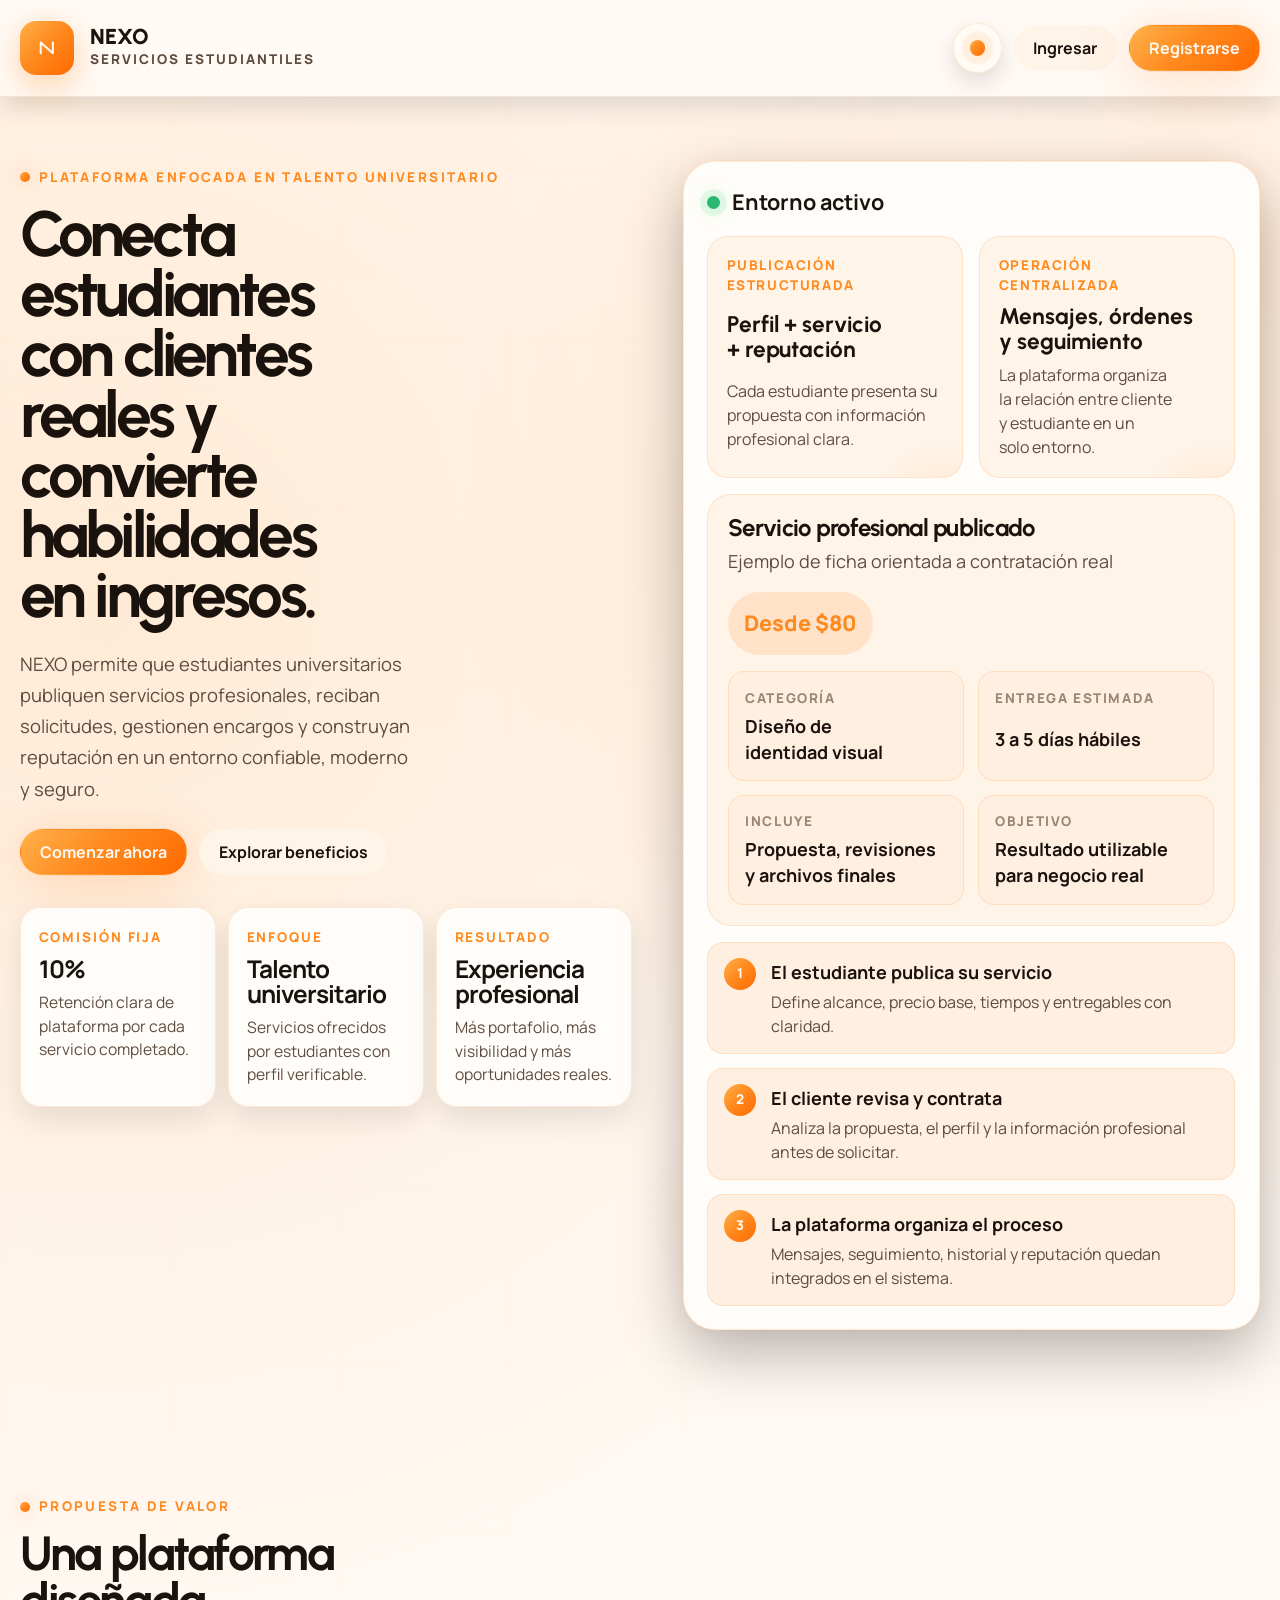
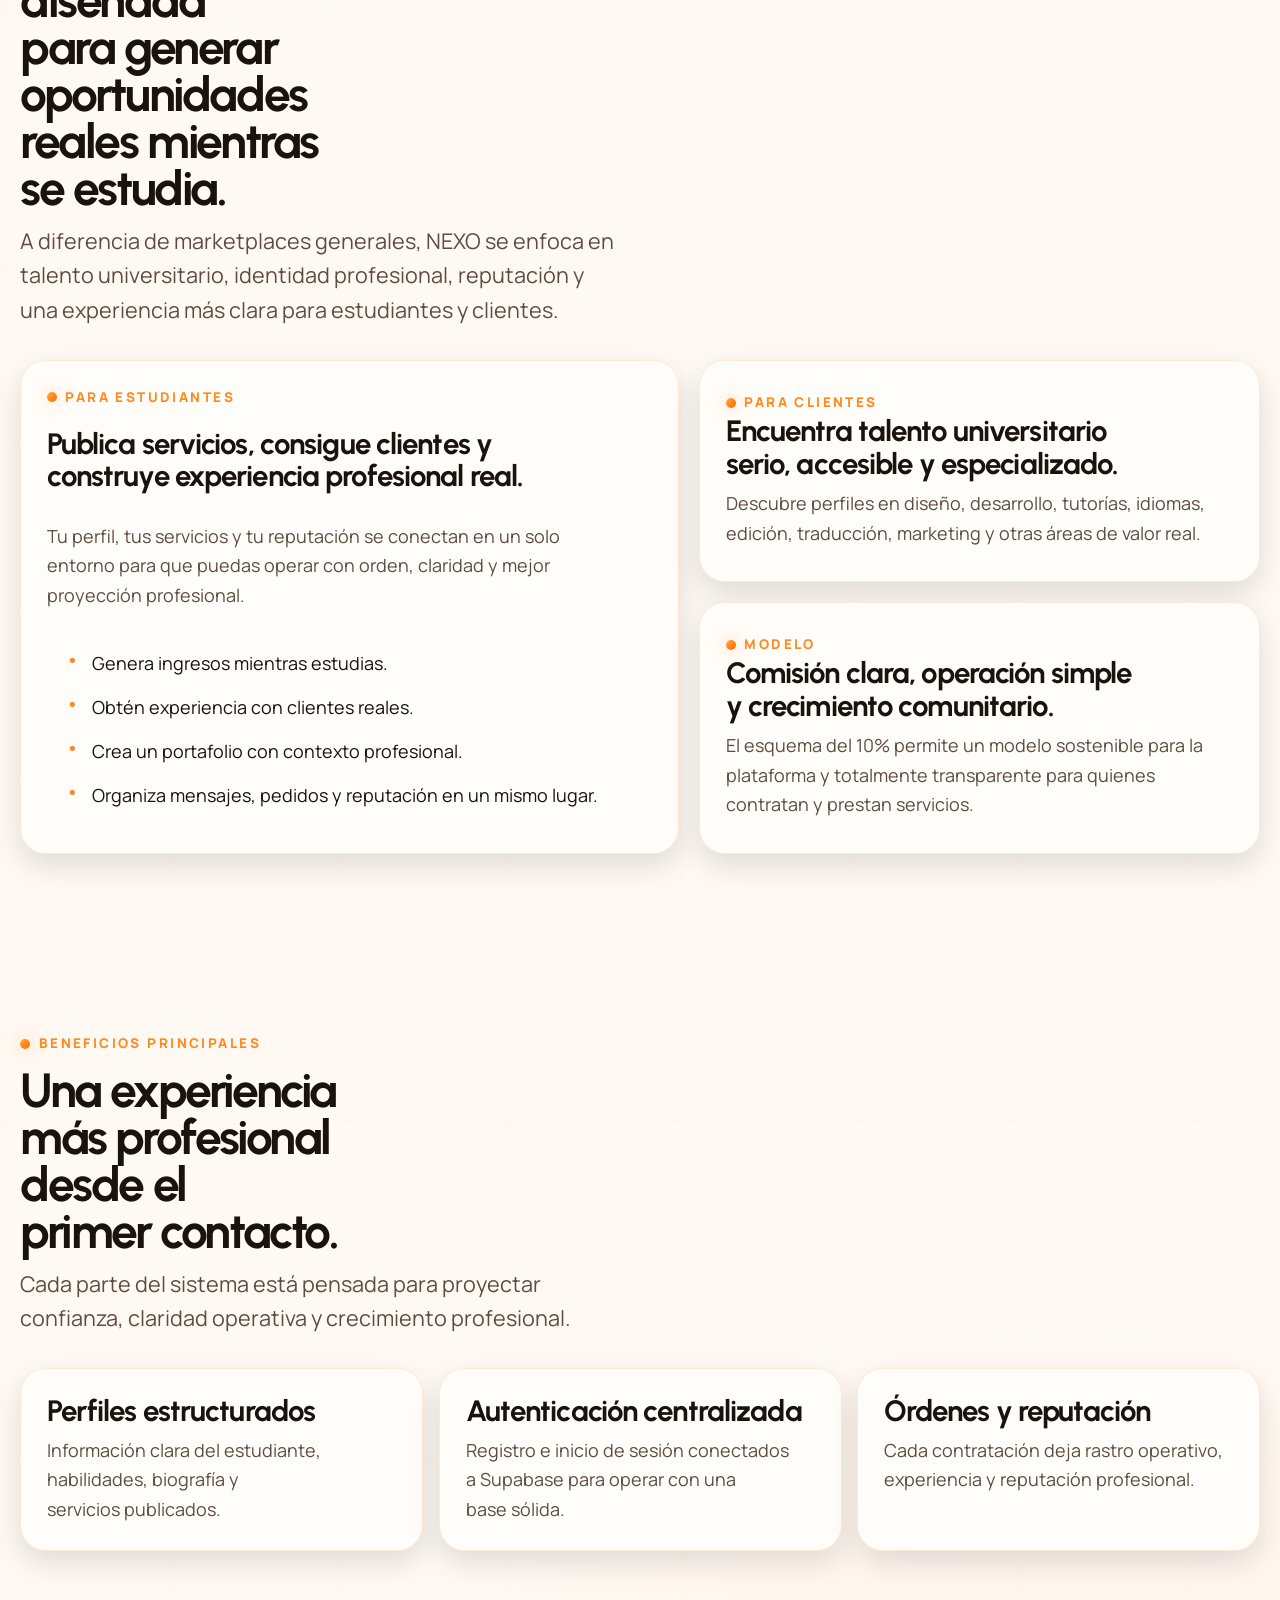
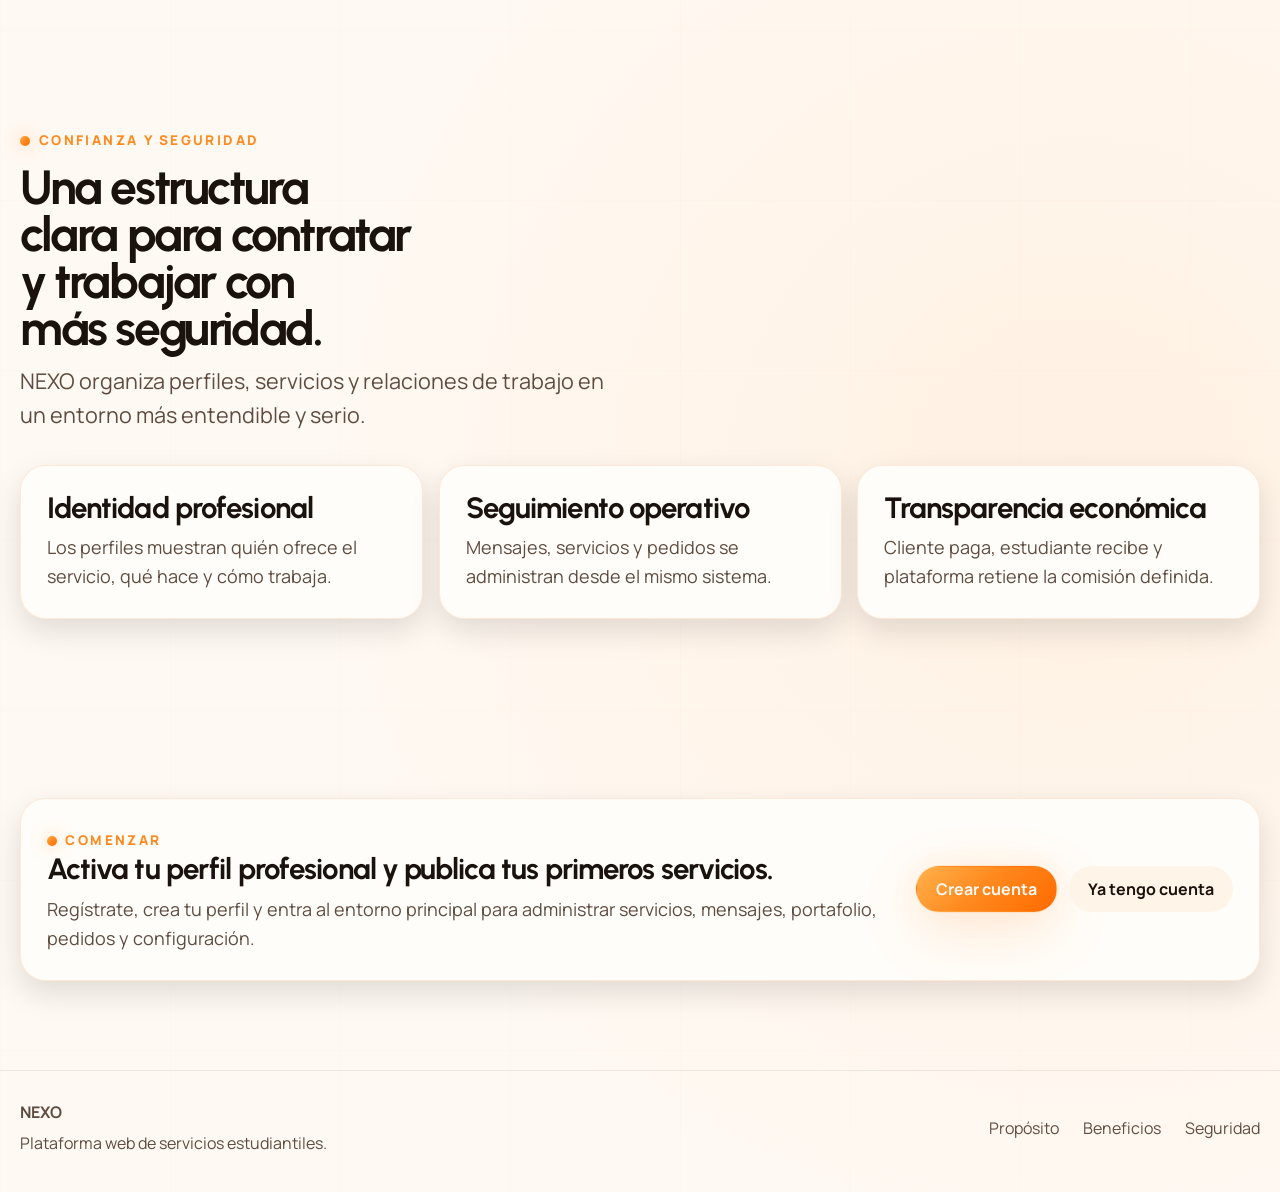
<file: index.html>
<!DOCTYPE html>
<html lang="es" data-theme="dark">

<head>
    <meta charset="UTF-8" />
    <meta name="viewport" content="width=device-width, initial-scale=1.0" />
    <title>NEXO | Plataforma de servicios estudiantiles</title>
    <meta name="description"
        content="Conecta estudiantes universitarios con clientes reales para ofrecer servicios, generar ingresos y construir experiencia profesional." />
    <link rel="icon" type="image/svg+xml" href="./assets/favicon.svg" />

    <link rel="preconnect" href="https://fonts.googleapis.com" />
    <link rel="preconnect" href="https://fonts.gstatic.com" crossorigin />
    <link
        href="https://fonts.googleapis.com/css2?family=Manrope:wght@400;500;600;700;800&family=Urbanist:wght@500;600;700;800&display=swap"
        rel="stylesheet" />

    <link rel="stylesheet" href="./css/tokens.css" />
    <link rel="stylesheet" href="./css/base.css" />
    <link rel="stylesheet" href="./css/themes.css" />
    <link rel="stylesheet" href="./css/animations.css" />
    <link rel="stylesheet" href="./css/components/buttons.css" />
    <link rel="stylesheet" href="./css/components/forms.css" />
    <link rel="stylesheet" href="./css/components/cards.css" />
    <link rel="stylesheet" href="./css/pages/landing.css" />
</head>

<body class="landing-body">
    <a class="skip-link" href="#main-content">Saltar al contenido</a>

    <div class="page-shell grid-lines">
        <header class="site-header">
            <div class="container site-header-inner">
                <a class="brand" href="./index.html" aria-label="Ir al inicio de NEXO">
                    <span class="brand-mark" aria-hidden="true">
                        <svg viewBox="0 0 64 64" fill="none">
                            <path d="M14 48V16L50 48V16" stroke="currentColor" stroke-width="6" stroke-linecap="round"
                                stroke-linejoin="round" />
                        </svg>
                    </span>

                    <span class="brand-text-wrap">
                        <span class="brand-text">NEXO</span>
                        <span class="brand-subtext">Servicios estudiantiles</span>
                    </span>
                </a>

                <div class="site-header-actions">
                    <button class="theme-toggle" type="button" aria-label="Cambiar tema" data-theme-toggle>
                        <span class="theme-toggle-icon"></span>
                    </button>

                    <button class="btn btn-secondary" type="button" data-go-auth="login">
                        Ingresar
                    </button>

                    <button class="btn btn-primary" type="button" data-go-auth="register">
                        Registrarse
                    </button>
                </div>
            </div>
        </header>

        <main id="main-content" class="landing-main">
            <section class="hero-section">
                <div class="container hero-grid">
                    <div class="hero-copy reveal">
                        <div class="hero-title-wrap">
                            <span class="section-tag">Plataforma enfocada en talento universitario</span>
                            <h1>Conecta estudiantes con clientes reales y convierte habilidades en ingresos.</h1>
                        </div>

                        <p class="hero-lead">
                            NEXO permite que estudiantes universitarios publiquen servicios profesionales,
                            reciban solicitudes, gestionen encargos y construyan reputación en un entorno
                            confiable, moderno y seguro.
                        </p>

                        <div class="hero-actions">
                            <button class="btn btn-primary" type="button" data-go-auth="register">
                                Comenzar ahora
                            </button>

                            <button class="btn btn-secondary" type="button" data-scroll-target="beneficios">
                                Explorar beneficios
                            </button>
                        </div>

                        <div class="hero-proof">
                            <article class="hero-proof-card glow-hover reveal reveal-delay-1">
                                <span>Comisión fija</span>
                                <strong data-count="10" data-suffix="%">0%</strong>
                                <p>Retención clara de plataforma por cada servicio completado.</p>
                            </article>

                            <article class="hero-proof-card glow-hover reveal reveal-delay-2">
                                <span>Enfoque</span>
                                <strong>Talento universitario</strong>
                                <p>Servicios ofrecidos por estudiantes con perfil verificable.</p>
                            </article>

                            <article class="hero-proof-card glow-hover reveal reveal-delay-3">
                                <span>Resultado</span>
                                <strong>Experiencia profesional</strong>
                                <p>Más portafolio, más visibilidad y más oportunidades reales.</p>
                            </article>
                        </div>
                    </div>

                    <div class="hero-visual reveal reveal-delay-2">
                        <div class="hero-orb orb-1"></div>
                        <div class="hero-orb orb-2"></div>

                        <div class="hero-panel glass-card float-card">
                            <div class="hero-panel-top">
                                <span class="status-dot"></span>
                                <span class="status-text">Entorno activo</span>
                            </div>

                            <div class="hero-dashboard">
                                <div class="dashboard-summary">
                                    <article class="summary-card glow-hover">
                                        <span>Publicación estructurada</span>
                                        <strong>Perfil + servicio + reputación</strong>
                                        <p>Cada estudiante presenta su propuesta con información profesional clara.</p>
                                    </article>

                                    <article class="summary-card glow-hover">
                                        <span>Operación centralizada</span>
                                        <strong>Mensajes, órdenes y seguimiento</strong>
                                        <p>La plataforma organiza la relación entre cliente y estudiante en un solo entorno.</p>
                                    </article>
                                </div>

                                <article class="hero-service-card glow-hover">
                                    <div class="service-card-head">
                                        <div>
                                            <h2>Servicio profesional publicado</h2>
                                            <p>Ejemplo de ficha orientada a contratación real</p>
                                        </div>
                                        <span class="service-price">Desde $80</span>
                                    </div>

                                    <div class="service-meta-grid">
                                        <div class="meta-item">
                                            <span>Categoría</span>
                                            <strong>Diseño de identidad visual</strong>
                                        </div>

                                        <div class="meta-item">
                                            <span>Entrega estimada</span>
                                            <strong>3 a 5 días hábiles</strong>
                                        </div>

                                        <div class="meta-item">
                                            <span>Incluye</span>
                                            <strong>Propuesta, revisiones y archivos finales</strong>
                                        </div>

                                        <div class="meta-item">
                                            <span>Objetivo</span>
                                            <strong>Resultado utilizable para negocio real</strong>
                                        </div>
                                    </div>
                                </article>

                                <div class="hero-process">
                                    <div class="process-row">
                                        <span class="process-step">1</span>
                                        <div class="process-copy">
                                            <strong>El estudiante publica su servicio</strong>
                                            <span>Define alcance, precio base, tiempos y entregables con claridad.</span>
                                        </div>
                                    </div>

                                    <div class="process-row">
                                        <span class="process-step">2</span>
                                        <div class="process-copy">
                                            <strong>El cliente revisa y contrata</strong>
                                            <span>Analiza la propuesta, el perfil y la información profesional antes de solicitar.</span>
                                        </div>
                                    </div>

                                    <div class="process-row">
                                        <span class="process-step">3</span>
                                        <div class="process-copy">
                                            <strong>La plataforma organiza el proceso</strong>
                                            <span>Mensajes, seguimiento, historial y reputación quedan integrados en el sistema.</span>
                                        </div>
                                    </div>
                                </div>
                            </div>
                        </div>
                    </div>
                </div>
            </section>

            <section class="home-section compact" id="beneficios">
                <div class="container">
                    <div class="section-head reveal">
                        <span class="section-tag">Propuesta de valor</span>
                        <h2>Una plataforma diseñada para generar oportunidades reales mientras se estudia.</h2>
                        <p>
                            A diferencia de marketplaces generales, NEXO se enfoca en talento universitario,
                            identidad profesional, reputación y una experiencia más clara para estudiantes y clientes.
                        </p>
                    </div>

                    <div class="feature-grid">
                        <article class="feature-main-card glow-hover reveal">
                            <span class="section-tag">Para estudiantes</span>
                            <h3>Publica servicios, consigue clientes y construye experiencia profesional real.</h3>
                            <p>
                                Tu perfil, tus servicios y tu reputación se conectan en un solo entorno
                                para que puedas operar con orden, claridad y mejor proyección profesional.
                            </p>

                            <ul class="feature-checks">
                                <li>Genera ingresos mientras estudias.</li>
                                <li>Obtén experiencia con clientes reales.</li>
                                <li>Crea un portafolio con contexto profesional.</li>
                                <li>Organiza mensajes, pedidos y reputación en un mismo lugar.</li>
                            </ul>
                        </article>

                        <div class="feature-side-stack">
                            <article class="feature-side-card glow-hover reveal reveal-delay-1">
                                <span class="section-tag">Para clientes</span>
                                <h3>Encuentra talento universitario serio, accesible y especializado.</h3>
                                <p>
                                    Descubre perfiles en diseño, desarrollo, tutorías, idiomas,
                                    edición, traducción, marketing y otras áreas de valor real.
                                </p>
                            </article>

                            <article class="feature-side-card glow-hover reveal reveal-delay-2">
                                <span class="section-tag">Modelo</span>
                                <h3>Comisión clara, operación simple y crecimiento comunitario.</h3>
                                <p>
                                    El esquema del 10% permite un modelo sostenible para la plataforma
                                    y totalmente transparente para quienes contratan y prestan servicios.
                                </p>
                            </article>
                        </div>
                    </div>
                </div>
            </section>

            <section class="home-section">
                <div class="container">
                    <div class="section-head reveal">
                        <span class="section-tag">Beneficios principales</span>
                        <h2>Una experiencia más profesional desde el primer contacto.</h2>
                        <p>
                            Cada parte del sistema está pensada para proyectar confianza,
                            claridad operativa y crecimiento profesional.
                        </p>
                    </div>

                    <div class="benefits-grid">
                        <article class="benefit-card glow-hover reveal reveal-delay-1">
                            <h3>Perfiles estructurados</h3>
                            <p>Información clara del estudiante, habilidades, biografía y servicios publicados.</p>
                        </article>

                        <article class="benefit-card glow-hover reveal reveal-delay-2">
                            <h3>Autenticación centralizada</h3>
                            <p>Registro e inicio de sesión conectados a Supabase para operar con una base sólida.</p>
                        </article>

                        <article class="benefit-card glow-hover reveal reveal-delay-3">
                            <h3>Órdenes y reputación</h3>
                            <p>Cada contratación deja rastro operativo, experiencia y reputación profesional.</p>
                        </article>
                    </div>
                </div>
            </section>

            <section class="home-section">
                <div class="container">
                    <div class="section-head reveal">
                        <span class="section-tag">Confianza y seguridad</span>
                        <h2>Una estructura clara para contratar y trabajar con más seguridad.</h2>
                        <p>
                            NEXO organiza perfiles, servicios y relaciones de trabajo en un entorno más entendible y serio.
                        </p>
                    </div>

                    <div class="security-grid">
                        <article class="security-card glow-hover reveal reveal-delay-1">
                            <h3>Identidad profesional</h3>
                            <p>Los perfiles muestran quién ofrece el servicio, qué hace y cómo trabaja.</p>
                        </article>

                        <article class="security-card glow-hover reveal reveal-delay-2">
                            <h3>Seguimiento operativo</h3>
                            <p>Mensajes, servicios y pedidos se administran desde el mismo sistema.</p>
                        </article>

                        <article class="security-card glow-hover reveal reveal-delay-3">
                            <h3>Transparencia económica</h3>
                            <p>Cliente paga, estudiante recibe y plataforma retiene la comisión definida.</p>
                        </article>
                    </div>
                </div>
            </section>

            <section class="home-section">
                <div class="container">
                    <article class="cta-panel glass-card reveal">
                        <div>
                            <span class="section-tag">Comenzar</span>
                            <h3>Activa tu perfil profesional y publica tus primeros servicios.</h3>
                            <p>
                                Regístrate, crea tu perfil y entra al entorno principal para administrar
                                servicios, mensajes, portafolio, pedidos y configuración.
                            </p>
                        </div>

                        <div class="cta-actions">
                            <button class="btn btn-primary" type="button" data-go-auth="register">
                                Crear cuenta
                            </button>

                            <button class="btn btn-secondary" type="button" data-go-auth="login">
                                Ya tengo cuenta
                            </button>
                        </div>
                    </article>
                </div>
            </section>
        </main>

        <footer class="footer-bar">
            <div class="container footer-inner">
                <div class="footer-brand">
                    <strong>NEXO</strong>
                    <p>Plataforma web de servicios estudiantiles.</p>
                </div>

                <nav class="footer-nav" aria-label="Enlaces del pie de página">
                    <a href="#main-content">Propósito</a>
                    <a href="#beneficios">Beneficios</a>
                    <a href="#beneficios">Seguridad</a>
                </nav>
            </div>
        </footer>
    </div>

    <script type="module" src="./js/core/theme.js"></script>
    <script type="module" src="./js/pages/landing.js"></script>
</body>

</html>
</file>
<file: css/tokens.css>
:root {
  --font-body: "Manrope", sans-serif;
  --font-display: "Urbanist", sans-serif;

  --text-xs: clamp(0.75rem, 0.72rem + 0.15vw, 0.875rem);
  --text-sm: clamp(0.875rem, 0.84rem + 0.2vw, 1rem);
  --text-base: clamp(1rem, 0.96rem + 0.22vw, 1.125rem);
  --text-lg: clamp(1.125rem, 1.03rem + 0.45vw, 1.35rem);
  --text-xl: clamp(1.4rem, 1.12rem + 1vw, 2rem);
  --text-2xl: clamp(2.1rem, 1.25rem + 3vw, 4rem);
  --text-3xl: clamp(3rem, 1.8rem + 5vw, 6rem);

  --space-1: 0.25rem;
  --space-2: 0.5rem;
  --space-3: 0.75rem;
  --space-4: 1rem;
  --space-5: 1.25rem;
  --space-6: 1.5rem;
  --space-7: 1.75rem;
  --space-8: 2rem;
  --space-10: 2.5rem;
  --space-12: 3rem;
  --space-14: 3.5rem;
  --space-16: 4rem;
  --space-20: 5rem;
  --space-24: 6rem;
  --space-28: 7rem;
  --space-32: 8rem;

  --radius-sm: 0.6rem;
  --radius-md: 0.9rem;
  --radius-lg: 1.2rem;
  --radius-xl: 1.6rem;
  --radius-2xl: 2rem;
  --radius-full: 999px;

  --content-narrow: 720px;
  --content-default: 1120px;
  --content-wide: 1280px;

  --transition-fast: 160ms cubic-bezier(0.16, 1, 0.3, 1);
  --transition-base: 220ms cubic-bezier(0.16, 1, 0.3, 1);
  --transition-slow: 360ms cubic-bezier(0.16, 1, 0.3, 1);

  --shadow-sm: 0 8px 24px rgba(0, 0, 0, 0.08);
  --shadow-md: 0 18px 48px rgba(0, 0, 0, 0.12);
  --shadow-lg: 0 32px 80px rgba(0, 0, 0, 0.18);

  --shadow-neon:
    0 0 0 1px rgba(255, 132, 32, 0.1),
    0 18px 60px rgba(255, 132, 32, 0.18),
    0 0 32px rgba(255, 132, 32, 0.08);
}
</file>
<file: css/base.css>
*,
 *::before,
 *::after {
     box-sizing: border-box;
 }

 html {
     -webkit-text-size-adjust: 100%;
     text-size-adjust: 100%;
     scroll-behavior: smooth;
 }

 body,
 h1,
 h2,
 h3,
 h4,
 p,
 figure,
 blockquote,
 dl,
 dd {
     margin: 0;
 }

 ul[role="list"],
 ol[role="list"] {
     list-style: none;
     margin: 0;
     padding: 0;
 }

 ul:not([role="list"]),
 ol:not([role="list"]) {
     padding-left: 1.2rem;
 }

 body {
     min-height: 100dvh;
     font-family: var(--font-body);
     font-size: var(--text-base);
     line-height: 1.6;
     overflow-x: hidden;
     transition:
         background-color var(--transition-base),
         color var(--transition-base);
 }

 img,
 picture,
 svg,
 canvas,
 video {
     display: block;
     max-width: 100%;
 }

 img {
     height: auto;
 }

 input,
 button,
 textarea,
 select {
     font: inherit;
     color: inherit;
 }

 button,
 a {
     -webkit-tap-highlight-color: transparent;
 }

 button {
     border: 0;
     background: transparent;
     cursor: pointer;
 }

 a {
     color: inherit;
     text-decoration: none;
 }

 textarea {
     resize: vertical;
     min-height: 7rem;
 }

 input,
 textarea,
 select {
     width: 100%;
 }

 table {
     width: 100%;
     border-collapse: collapse;
 }

 h1,
 h2,
 h3,
 h4 {
     font-family: var(--font-display);
     line-height: 1.1;
     letter-spacing: -0.03em;
     text-wrap: balance;
 }

 p,
 li {
     text-wrap: pretty;
 }

 body,
 input,
 textarea,
 select,
 button {
     font-synthesis-weight: none;
     text-rendering: optimizeLegibility;
     -webkit-font-smoothing: antialiased;
     -moz-osx-font-smoothing: grayscale;
 }

 main {
     display: block;
 }

 ::selection {
     background: rgba(255, 140, 40, 0.22);
 }

 :focus {
     outline: none;
 }

 :focus-visible {
     outline: 2px solid var(--color-focus-ring);
     outline-offset: 3px;
     border-radius: var(--radius-sm);
 }

 .container {
     width: min(100% - 2rem, var(--container-lg));
     margin-inline: auto;
 }

 .section {
     padding-block: clamp(4rem, 7vw, 7rem);
 }

 .section-heading {
     display: grid;
     gap: var(--space-3);
     margin-bottom: var(--space-10);
     max-width: 50rem;
 }

 .section-heading h2 {
     font-size: var(--text-2xl);
 }

 .section-tag,
 .eyebrow,
 .card-label {
     display: inline-flex;
     align-items: center;
     gap: var(--space-2);
     font-size: var(--text-xs);
     font-weight: 800;
     letter-spacing: 0.14em;
     text-transform: uppercase;
 }

 .skip-link {
     position: absolute;
     left: var(--space-4);
     top: -3.5rem;
     z-index: 999;
     padding: 0.85rem 1rem;
     border-radius: var(--radius-md);
     transition:
         top var(--transition-fast),
         background-color var(--transition-fast),
         color var(--transition-fast);
 }

 .skip-link:focus-visible {
     top: var(--space-4);
 }

 .glass-card {
     backdrop-filter: blur(var(--blur-md));
     -webkit-backdrop-filter: blur(var(--blur-md));
 }

 .icon-button {
     width: 2.9rem;
     height: 2.9rem;
     display: inline-grid;
     place-items: center;
     border-radius: 50%;
 }

 .theme-toggle {
     width: 2.9rem;
     height: 2.9rem;
     display: inline-grid;
     place-items: center;
     border-radius: 50%;
     transition:
         transform var(--transition-fast),
         background-color var(--transition-base),
         border-color var(--transition-base),
         box-shadow var(--transition-base);
 }

 .theme-toggle:hover {
     transform: translateY(-1px);
 }

 .theme-toggle-icon,
 .theme-toggle-icon::before,
 .theme-toggle-icon::after {
     display: block;
     position: relative;
 }

 .theme-toggle-icon {
     width: 1.05rem;
     height: 1.05rem;
     border-radius: 50%;
     transition:
         transform var(--transition-base),
         background-color var(--transition-base),
         box-shadow var(--transition-base);
 }

 .site-footer {
     padding: var(--space-8) 0;
 }

 .footer-shell {
     display: flex;
     justify-content: space-between;
     gap: var(--space-6);
     flex-wrap: wrap;
 }

 .footer-links {
     display: flex;
     gap: var(--space-5);
     flex-wrap: wrap;
 }

 .footer-links a {
     font-size: var(--text-sm);
 }

 .empty-state {
     display: grid;
     gap: var(--space-3);
     padding: var(--space-8);
     border-radius: var(--radius-xl);
     text-align: center;
 }

 .hidden {
     display: none !important;
 }

 @media (max-width: 767px) {
     .container {
         width: min(100% - 1.2rem, var(--container-lg));
     }

     .section {
         padding-block: clamp(3rem, 10vw, 5rem);
     }

     .footer-shell {
         flex-direction: column;
     }
 }

 @media (prefers-reduced-motion: reduce) {
     html {
         scroll-behavior: auto;
     }

     *,
     *::before,
     *::after {
         animation: none !important;
         transition: none !important;
     }
 }
</file>
<file: css/themes.css>
:root,
[data-theme="light"] {
  --color-bg: #fff9f3;
  --color-surface: #fffdf9;
  --color-surface-2: #fff4e8;
  --color-surface-3: #ffefe0;
  --color-surface-offset: #fff1e3;
  --color-border: rgba(255, 132, 32, 0.16);
  --color-divider: rgba(31, 20, 10, 0.08);

  --color-text: #1a120d;
  --color-text-muted: #5f4c40;
  --color-text-faint: #9b8575;
  --color-text-inverse: #fff9f4;

  --color-primary: #ff8a1f;
  --color-primary-hover: #ff7a00;
  --color-primary-active: #ea6700;
  --color-primary-soft: rgba(255, 138, 31, 0.12);

  --color-orange: #ff8a1f;
  --color-orange-hover: #ff7a00;
  --color-orange-active: #ea6700;

  --color-success: #28b86f;
  --color-error: #dc4d57;
  --color-warning: #f4a523;
  --color-info: #2879ff;

  --gradient-primary: linear-gradient(135deg, #ffb14b 0%, #ff8a1f 46%, #ff6a00 100%);
  --gradient-hero:
    radial-gradient(circle at 8% 14%, rgba(255, 154, 44, 0.14), transparent 26%),
    radial-gradient(circle at 92% 12%, rgba(255, 135, 24, 0.12), transparent 18%),
    radial-gradient(circle at 84% 84%, rgba(255, 167, 76, 0.1), transparent 20%);
}

[data-theme="dark"] {
  --color-bg: #070708;
  --color-surface: #111114;
  --color-surface-2: #17171b;
  --color-surface-3: #1d1d22;
  --color-surface-offset: #24242a;
  --color-border: rgba(255, 132, 32, 0.16);
  --color-divider: rgba(255, 132, 32, 0.08);

  --color-text: #fff3eb;
  --color-text-muted: #ccb7a8;
  --color-text-faint: #8b776a;
  --color-text-inverse: #130c07;

  --color-primary: #ff8a1f;
  --color-primary-hover: #ff9b35;
  --color-primary-active: #ffb257;
  --color-primary-soft: rgba(255, 138, 31, 0.14);

  --color-orange: #ff8a1f;
  --color-orange-hover: #ff9b35;
  --color-orange-active: #ffb257;

  --color-success: #39d37f;
  --color-error: #ff5b6a;
  --color-warning: #ffb340;
  --color-info: #ff8a1f;

  --gradient-primary: linear-gradient(135deg, #ffb14b 0%, #ff8a1f 44%, #ff6200 100%);
  --gradient-hero:
    radial-gradient(circle at 10% 14%, rgba(255, 120, 20, 0.14), transparent 28%),
    radial-gradient(circle at 92% 12%, rgba(255, 102, 0, 0.12), transparent 18%),
    radial-gradient(circle at 84% 86%, rgba(255, 138, 31, 0.08), transparent 18%);
}

html,
body {
  background: var(--color-bg);
  color: var(--color-text);
}

body {
  font-family: var(--font-body);
}

.container {
  width: min(100% - 2.5rem, 1320px);
  margin-inline: auto;
}

.section-tag {
  display: inline-flex;
  align-items: center;
  gap: 0.55rem;
  font-size: var(--text-xs);
  font-weight: 800;
  letter-spacing: 0.18em;
  text-transform: uppercase;
  color: var(--color-orange);
}

.section-tag::before {
  content: "";
  width: 0.62rem;
  height: 0.62rem;
  border-radius: 50%;
  background: var(--gradient-primary);
  box-shadow: 0 0 18px rgba(255, 132, 32, 0.45);
}

.brand {
  display: inline-flex;
  align-items: center;
  gap: 1rem;
  text-decoration: none;
  color: var(--color-text);
}

.brand-mark {
  width: 3.35rem;
  height: 3.35rem;
  border-radius: 1rem;
  display: inline-grid;
  place-items: center;
  background: var(--gradient-primary);
  color: #fff8f3;
  box-shadow:
    0 16px 34px rgba(255, 122, 0, 0.22),
    0 0 26px rgba(255, 132, 32, 0.12);
}

.brand-mark svg {
  width: 1.35rem;
  height: 1.35rem;
}

.brand-text-wrap {
  display: grid;
  gap: 0.1rem;
}

.brand-text {
  font-family: var(--font-display);
  font-size: var(--text-lg);
  font-weight: 800;
  line-height: 1;
}

.brand-subtext {
  font-size: var(--text-xs);
  letter-spacing: 0.15em;
  text-transform: uppercase;
  color: var(--color-text-muted);
  font-weight: 800;
}

.skip-link {
  position: absolute;
  left: -999px;
  top: 0;
}

.skip-link:focus {
  left: 1rem;
  top: 1rem;
  z-index: 9999;
  background: var(--color-surface);
  color: var(--color-text);
  padding: 0.8rem 1rem;
  border-radius: 0.9rem;
  border: 1px solid var(--color-border);
}

.page-shell {
  position: relative;
  min-height: 100dvh;
  overflow: clip;
  background:
    linear-gradient(180deg, rgba(255, 138, 31, 0.018), transparent 22%),
    var(--color-bg);
}

.page-shell::before {
  content: "";
  position: absolute;
  inset: 0;
  background: var(--gradient-hero);
  pointer-events: none;
  z-index: 0;
}

.site-header {
  position: sticky;
  top: 0;
  z-index: 50;
  background: color-mix(in oklab, var(--color-bg) 70%, var(--color-surface) 30%);
  border-bottom: 1px solid var(--color-divider);
  box-shadow: 0 10px 24px rgba(0, 0, 0, 0.12);
}

.site-header-inner {
  min-height: 6rem;
  display: flex;
  align-items: center;
  justify-content: space-between;
  gap: var(--space-5);
}

.site-header-actions {
  display: flex;
  align-items: center;
  gap: var(--space-3);
}

.theme-toggle {
  width: 3.1rem;
  height: 3.1rem;
  display: inline-grid;
  place-items: center;
  border-radius: 999px;
  border: 1px solid var(--color-border);
  background: var(--color-surface);
  box-shadow: 0 10px 24px rgba(0, 0, 0, 0.12);
}

.theme-toggle-icon {
  width: 0.95rem;
  height: 0.95rem;
  border-radius: 50%;
  background: var(--gradient-primary);
  box-shadow:
    0 0 0 8px rgba(255, 132, 32, 0.08),
    0 0 22px rgba(255, 132, 32, 0.28);
}

.btn {
  min-height: 3.25rem;
  padding: 0.92rem 1.4rem;
  border-radius: 999px;
  border: 1px solid transparent;
  font-size: var(--text-sm);
  font-weight: 800;
  display: inline-flex;
  align-items: center;
  justify-content: center;
  text-decoration: none;
  transition:
    transform var(--transition-base),
    background var(--transition-base),
    color var(--transition-base),
    border-color var(--transition-base),
    box-shadow var(--transition-base);
}

.btn:hover {
  transform: translateY(-2px);
}

.btn-primary {
  background: var(--gradient-primary);
  color: #fff8f4;
  box-shadow:
    0 18px 36px rgba(255, 132, 32, 0.22),
    0 0 24px rgba(255, 132, 32, 0.1);
}

.btn-secondary {
  background: var(--color-surface-2);
  color: var(--color-text);
  border-color: var(--color-border);
}

.glass-card {
  background: var(--color-surface);
  border: 1px solid var(--color-border);
  box-shadow:
    0 0 0 1px rgba(255, 132, 32, 0.05),
    0 24px 60px rgba(0, 0, 0, 0.28),
    0 0 26px rgba(255, 132, 32, 0.06);
}

.grid-lines {
  position: relative;
}

.grid-lines::after {
  content: "";
  position: absolute;
  inset: 0;
  background-image:
    linear-gradient(rgba(255, 132, 32, 0.02) 1px, transparent 1px),
    linear-gradient(90deg, rgba(255, 132, 32, 0.018) 1px, transparent 1px);
  background-size: 100% 170px, 170px 100%;
  pointer-events: none;
  z-index: 0;
}

@media (max-width: 900px) {
  .container {
    width: min(100% - 1.25rem, 1320px);
  }

  .site-header-inner {
    min-height: auto;
    padding-block: 1rem;
    flex-wrap: wrap;
  }

  .site-header-actions {
    width: 100%;
    justify-content: flex-end;
    flex-wrap: wrap;
  }
}
</file>
<file: css/animations.css>
@keyframes fadeUpSoft {
  0% {
    opacity: 0;
    transform: translate3d(0, 24px, 0) scale(0.985);
  }

  100% {
    opacity: 1;
    transform: translate3d(0, 0, 0) scale(1);
  }
}

@keyframes fadeInSoft {
  0% {
    opacity: 0;
  }

  100% {
    opacity: 1;
  }
}

@keyframes pulseGlow {
  0% {
    box-shadow: 0 0 0 0 rgba(255, 132, 39, 0.32);
  }

  70% {
    box-shadow: 0 0 0 16px rgba(255, 132, 39, 0);
  }

  100% {
    box-shadow: 0 0 0 0 rgba(255, 132, 39, 0);
  }
}

@keyframes softFloat {
  0%,
  100% {
    transform: translateY(0);
  }

  50% {
    transform: translateY(-6px);
  }
}

.reveal {
  opacity: 0;
  transform: translate3d(0, 24px, 0) scale(0.985);
  will-change: opacity, transform;
}

.reveal.is-visible {
  animation: fadeUpSoft 700ms cubic-bezier(0.16, 1, 0.3, 1) forwards;
}

.reveal-fade {
  opacity: 0;
}

.reveal-fade.is-visible {
  animation: fadeInSoft 600ms ease forwards;
}

.reveal-delay-1.is-visible {
  animation-delay: 120ms;
}

.reveal-delay-2.is-visible {
  animation-delay: 220ms;
}

.reveal-delay-3.is-visible {
  animation-delay: 320ms;
}

.hover-lift {
  transition:
    transform 180ms cubic-bezier(0.16, 1, 0.3, 1),
    box-shadow 180ms cubic-bezier(0.16, 1, 0.3, 1);
}

.hover-lift:hover {
  transform: translateY(-4px);
}

.float-soft {
  animation: softFloat 4s ease-in-out infinite;
}

@media (prefers-reduced-motion: reduce) {
  .reveal,
  .reveal-fade {
    opacity: 1 !important;
    transform: none !important;
    animation: none !important;
  }

  .reveal.is-visible,
  .reveal-fade.is-visible,
  .reveal-delay-1.is-visible,
  .reveal-delay-2.is-visible,
  .reveal-delay-3.is-visible,
  .float-soft {
    animation: none !important;
  }

  .hover-lift:hover {
    transform: none !important;
  }
}
</file>
<file: css/components/buttons.css>
.btn {
     --btn-bg: transparent;
     --btn-color: var(--color-text);
     --btn-border: var(--color-border);

     display: inline-flex;
     align-items: center;
     justify-content: center;
     gap: var(--space-2);
     min-height: 2.9rem;
     padding: 0.85rem 1.2rem;
     border: 1px solid var(--btn-border);
     border-radius: var(--radius-full);
     background: var(--btn-bg);
     color: var(--btn-color);
     font-size: var(--text-sm);
     font-weight: 700;
     line-height: 1;
     transition:
         transform var(--transition-fast),
         background-color var(--transition-base),
         border-color var(--transition-base),
         color var(--transition-base),
         box-shadow var(--transition-base),
         opacity var(--transition-base);
     white-space: nowrap;
 }

 .btn:hover,
 .btn:focus-visible {
     transform: translateY(-1px);
 }

 .btn:active {
     transform: translateY(0);
 }

 .btn-primary {
     --btn-bg: var(--gradient-primary);
     --btn-color: var(--color-text-inverse);
     --btn-border: transparent;
     box-shadow: var(--shadow-neon);
 }

 .btn-primary:hover,
 .btn-primary:focus-visible {
     box-shadow: var(--shadow-neon-strong);
 }

 .btn-secondary {
     --btn-bg: var(--color-surface-2);
     --btn-color: var(--color-text);
     --btn-border: var(--color-border-strong);
 }

 .btn-secondary:hover,
 .btn-secondary:focus-visible {
     background: var(--color-surface-3);
     border-color: var(--color-primary);
 }

 .btn-ghost {
     --btn-bg: transparent;
     --btn-color: var(--color-text);
     --btn-border: transparent;
 }

 .btn-ghost:hover,
 .btn-ghost:focus-visible {
     background: var(--color-primary-soft);
     color: var(--color-primary);
 }

 .btn-danger {
     --btn-bg: rgba(197, 73, 61, 0.1);
     --btn-color: var(--color-danger);
     --btn-border: rgba(197, 73, 61, 0.22);
 }

 .btn-danger:hover,
 .btn-danger:focus-visible {
     background: rgba(197, 73, 61, 0.16);
     border-color: rgba(197, 73, 61, 0.4);
 }

 .btn-large {
     min-height: 3.25rem;
     padding-inline: 1.45rem;
 }

 .btn-block {
     width: 100%;
 }

 .text-link {
     padding: 0;
     background: transparent;
     color: var(--color-primary);
     font-size: var(--text-sm);
     font-weight: 700;
     border: 0;
 }

 .text-link:hover,
 .text-link:focus-visible {
     text-decoration: underline;
     text-underline-offset: 0.18rem;
 }

 .back-link {
     display: inline-flex;
     align-items: center;
     min-height: 2.75rem;
     padding: 0.5rem 0.8rem;
     border-radius: var(--radius-full);
     font-size: var(--text-sm);
     font-weight: 700;
     transition:
         background-color var(--transition-base),
         color var(--transition-base),
         transform var(--transition-fast);
 }

 .back-link:hover,
 .back-link:focus-visible {
     background: var(--color-primary-soft);
     color: var(--color-primary);
     transform: translateY(-1px);
 }

 .dropdown-item {
     width: 100%;
     display: flex;
     align-items: center;
     padding: 0.95rem 1rem;
     border-radius: var(--radius-md);
     text-align: left;
     font-size: var(--text-sm);
     font-weight: 700;
     transition:
         background-color var(--transition-fast),
         color var(--transition-fast);
 }

 .dropdown-item:hover,
 .dropdown-item:focus-visible {
     background: var(--color-primary-soft);
     color: var(--color-primary);
 }

 .dropdown-item.danger:hover,
 .dropdown-item.danger:focus-visible {
     background: rgba(197, 73, 61, 0.1);
     color: var(--color-danger);
 }

 @media (max-width: 767px) {
     .btn {
         min-height: 3rem;
         width: 100%;
     }

     .btn-ghost,
     .btn-secondary,
     .btn-primary,
     .btn-danger {
         justify-content: center;
     }
 }
</file>
<file: css/components/forms.css>
.form-shell {
     display: grid;
     gap: var(--space-5);
 }

 .form-row {
     display: grid;
     grid-template-columns: repeat(2, minmax(0, 1fr));
     gap: var(--space-4);
 }

 .form-group {
     display: grid;
     gap: var(--space-2);
 }

 .form-group label {
     font-size: var(--text-sm);
     font-weight: 700;
     color: var(--color-text);
 }

 .form-group input,
 .form-group textarea,
 .form-group select,
 .services-toolbar input,
 .services-toolbar select,
 .conversation-form input {
     min-height: 3rem;
     padding: 0.95rem 1rem;
     border-radius: var(--radius-lg);
     background: var(--color-bg-elevated);
     transition:
         border-color var(--transition-base),
         background-color var(--transition-base),
         box-shadow var(--transition-base),
         transform var(--transition-fast);
 }

 .form-group textarea {
     min-height: 8rem;
     padding-top: 1rem;
 }

 .form-group input:hover,
 .form-group textarea:hover,
 .form-group select:hover,
 .services-toolbar input:hover,
 .services-toolbar select:hover,
 .conversation-form input:hover {
     border-color: var(--color-border-strong);
 }

 .form-group input:focus,
 .form-group textarea:focus,
 .form-group select:focus,
 .services-toolbar input:focus,
 .services-toolbar select:focus,
 .conversation-form input:focus {
     background: var(--color-surface);
 }

 .form-group small {
     font-size: var(--text-xs);
     color: var(--color-text-muted);
 }

 .auth-status {
     min-height: 1.5rem;
     font-size: var(--text-sm);
     font-weight: 600;
     color: var(--color-text-muted);
     margin-bottom: var(--space-2);
 }

 .auth-status.is-error {
     color: var(--color-danger);
 }

 .auth-status.is-success {
     color: var(--color-success);
 }

 .profile-form {
     display: grid;
     gap: var(--space-5);
 }

 .services-toolbar {
     display: grid;
     grid-template-columns: minmax(0, 1.7fr) minmax(220px, 0.8fr);
     gap: var(--space-4);
     margin-bottom: var(--space-6);
     padding: var(--space-4);
     border-radius: var(--radius-xl);
 }

 .conversation-form {
     display: grid;
     grid-template-columns: minmax(0, 1fr) auto;
     gap: var(--space-3);
     padding-top: var(--space-4);
     border-top: 1px solid var(--color-divider);
 }

 .form-inline-note {
     color: var(--color-text-muted);
     font-size: var(--text-xs);
 }

 @media (max-width: 767px) {

     .form-row,
     .services-toolbar,
     .conversation-form {
         grid-template-columns: 1fr;
     }
 }
</file>
<file: css/components/cards.css>
.info-card,
 .benefit-card,
 .metric-card,
 .kpi-card,
 .summary-card,
 .content-card,
 .auth-mini-card,
 .security-item,
 .hero-service-card,
 .empty-state,
 .service-card-item,
 .order-card,
 .review-card,
 .portfolio-card {
     position: relative;
     border-radius: var(--radius-xl);
     transition:
         transform var(--transition-fast),
         border-color var(--transition-base),
         box-shadow var(--transition-base),
         background-color var(--transition-base);
 }

 .info-card:hover,
 .benefit-card:hover,
 .metric-card:hover,
 .kpi-card:hover,
 .summary-card:hover,
 .content-card:hover,
 .auth-mini-card:hover,
 .security-item:hover,
 .service-card-item:hover,
 .order-card:hover,
 .review-card:hover,
 .portfolio-card:hover {
     transform: translateY(-4px);
 }

 html[data-theme="dark"] .info-card:hover,
 html[data-theme="dark"] .benefit-card:hover,
 html[data-theme="dark"] .metric-card:hover,
 html[data-theme="dark"] .kpi-card:hover,
 html[data-theme="dark"] .summary-card:hover,
 html[data-theme="dark"] .content-card:hover,
 html[data-theme="dark"] .auth-mini-card:hover,
 html[data-theme="dark"] .security-item:hover,
 html[data-theme="dark"] .service-card-item:hover,
 html[data-theme="dark"] .order-card:hover,
 html[data-theme="dark"] .review-card:hover,
 html[data-theme="dark"] .portfolio-card:hover {
     box-shadow: var(--shadow-neon);
     border-color: var(--color-border-strong);
 }

 html[data-theme="light"] .info-card:hover,
 html[data-theme="light"] .benefit-card:hover,
 html[data-theme="light"] .metric-card:hover,
 html[data-theme="light"] .kpi-card:hover,
 html[data-theme="light"] .summary-card:hover,
 html[data-theme="light"] .content-card:hover,
 html[data-theme="light"] .auth-mini-card:hover,
 html[data-theme="light"] .security-item:hover,
 html[data-theme="light"] .service-card-item:hover,
 html[data-theme="light"] .order-card:hover,
 html[data-theme="light"] .review-card:hover,
 html[data-theme="light"] .portfolio-card:hover {
     box-shadow: var(--shadow-md);
     border-color: var(--color-border-strong);
 }

 .info-card,
 .benefit-card,
 .auth-mini-card,
 .security-item {
     padding: var(--space-5);
 }

 .info-card h3,
 .benefit-card h3,
 .security-item h3,
 .auth-mini-card h2,
 .content-card h3 {
     font-size: var(--text-lg);
     margin-bottom: var(--space-2);
 }

 .info-card p,
 .benefit-card p,
 .security-item p,
 .auth-mini-card p,
 .content-card p {
     color: var(--color-text-muted);
 }

 .metric-card,
 .kpi-card,
 .summary-card {
     padding: var(--space-5);
     overflow: hidden;
 }

 .metric-card::after,
 .kpi-card::after,
 .summary-card::after {
     content: "";
     position: absolute;
     inset: auto -20% -45% auto;
     width: 9rem;
     height: 9rem;
     border-radius: 50%;
     background: radial-gradient(circle, rgba(255, 142, 43, 0.14), transparent 70%);
     pointer-events: none;
 }

 .metric-label,
 .kpi-label,
 .summary-label {
     display: block;
     margin-bottom: var(--space-2);
     font-size: var(--text-xs);
     font-weight: 800;
     letter-spacing: 0.12em;
     text-transform: uppercase;
 }

 .metric-value,
 .kpi-value,
 .summary-card strong {
     display: block;
     font-family: var(--font-display);
     font-size: var(--text-xl);
     line-height: 1;
 }

 .content-card {
     padding: var(--space-6);
 }

 .card-header,
 .panel-header {
     display: flex;
     align-items: flex-start;
     justify-content: space-between;
     gap: var(--space-4);
     margin-bottom: var(--space-5);
 }

 .panel-header.with-action {
     align-items: center;
 }

 .large-card {
     min-height: 100%;
 }

 .service-card-item,
 .order-card,
 .review-card,
 .portfolio-card {
     padding: var(--space-5);
 }

 .service-card-head,
 .service-card-meta,
 .service-card-footer {
     display: flex;
     align-items: center;
     justify-content: space-between;
     gap: var(--space-3);
     flex-wrap: wrap;
 }

 .service-card-head h3,
 .service-card-item h3,
 .order-card h3,
 .review-card h3,
 .portfolio-card h3 {
     font-size: var(--text-lg);
 }

 .service-card-item p,
 .order-card p,
 .review-card p,
 .portfolio-card p {
     color: var(--color-text-muted);
 }

 .service-card-item,
 .order-card,
 .review-card,
 .portfolio-card {
     display: grid;
     gap: var(--space-4);
 }

 @media (max-width: 767px) {

     .card-header,
     .panel-header {
         flex-direction: column;
         align-items: stretch;
     }

     .content-card {
         padding: var(--space-5);
     }
 }
</file>
<file: css/pages/landing.css>
.landing-main {
  position: relative;
  z-index: 1;
}

.hero-section {
  position: relative;
  padding: clamp(2.5rem, 5vw, 4rem) 0 clamp(4.5rem, 8vw, 7rem);
}

.hero-grid {
  display: grid;
  grid-template-columns: minmax(0, 1.03fr) minmax(500px, 0.97fr);
  gap: clamp(2.4rem, 4vw, 4.5rem);
  align-items: start;
}

.hero-copy {
  display: grid;
  gap: var(--space-6);
  padding-top: 0.35rem;
  min-width: 0;
}

.hero-title-wrap {
  display: grid;
  gap: var(--space-4);
}

.hero-copy h1 {
  font-family: var(--font-display);
  font-size: clamp(3.35rem, 5vw, 5.2rem);
  line-height: 0.94;
  letter-spacing: -0.06em;
  max-width: 8.8ch;
  text-wrap: balance;
}

.hero-lead {
  font-size: clamp(1.05rem, 0.98rem + 0.22vw, 1.22rem);
  max-width: 40ch;
  color: var(--color-text-muted);
  line-height: 1.68;
}

.hero-actions {
  display: flex;
  gap: var(--space-3);
  flex-wrap: wrap;
}

.hero-proof {
  display: grid;
  grid-template-columns: repeat(3, minmax(0, 1fr));
  gap: var(--space-3);
  margin-top: var(--space-2);
  align-items: stretch;
}

.hero-proof-card {
  min-width: 0;
  min-height: 10.5rem;
  padding: 1.2rem 1.1rem;
  border-radius: 1.3rem;
  background: var(--color-surface);
  border: 1px solid var(--color-border);
  box-shadow: 0 12px 30px rgba(0, 0, 0, 0.1);
  display: grid;
  grid-template-rows: auto auto 1fr;
  gap: 0.6rem;
  align-content: start;
  overflow: hidden;
}

.hero-proof-card span {
  display: block;
  min-width: 0;
  font-size: var(--text-xs);
  font-weight: 800;
  letter-spacing: 0.14em;
  text-transform: uppercase;
  color: var(--color-orange);
  line-height: 1.5;
  word-break: break-word;
  overflow-wrap: anywhere;
}

.hero-proof-card strong {
  display: block;
  min-width: 0;
  max-width: 100%;
  font-size: clamp(1.28rem, 0.98rem + 0.68vw, 1.75rem);
  line-height: 1.02;
  color: var(--color-text);
  letter-spacing: -0.04em;
  white-space: normal;
  word-break: break-word;
  overflow-wrap: anywhere;
  text-wrap: balance;
}

.hero-proof-card p {
  min-width: 0;
  color: var(--color-text-muted);
  font-size: clamp(0.94rem, 0.9rem + 0.1vw, 1rem);
  line-height: 1.5;
  word-break: break-word;
  overflow-wrap: anywhere;
}

.hero-visual {
  position: relative;
  display: grid;
  gap: var(--space-4);
  min-width: 0;
}

.hero-orb {
  position: absolute;
  border-radius: 50%;
  filter: blur(26px);
  pointer-events: none;
}

.hero-orb.orb-1 {
  width: 14rem;
  height: 14rem;
  top: -1rem;
  right: -2rem;
  background: radial-gradient(circle, rgba(255, 132, 32, 0.16), transparent 68%);
}

.hero-orb.orb-2 {
  width: 10rem;
  height: 10rem;
  left: -1.5rem;
  bottom: 2rem;
  background: radial-gradient(circle, rgba(255, 102, 0, 0.12), transparent 72%);
}

.hero-panel {
  position: relative;
  padding: 1.45rem;
  border-radius: 2rem;
  overflow: hidden;
  min-width: 0;
}

.hero-panel-top {
  display: flex;
  align-items: center;
  gap: var(--space-3);
  margin-bottom: var(--space-4);
}

.status-dot {
  width: 0.82rem;
  height: 0.82rem;
  border-radius: 50%;
  background: var(--color-success);
  box-shadow:
    0 0 0 7px rgba(57, 211, 127, 0.12),
    0 0 18px rgba(57, 211, 127, 0.28);
  animation: pulseGlow 2.4s ease-in-out infinite;
}

.status-text {
  font-size: var(--text-lg);
  font-weight: 700;
}

.hero-dashboard {
  display: grid;
  gap: 1rem;
  min-width: 0;
}

.dashboard-summary {
  display: grid;
  grid-template-columns: repeat(2, minmax(0, 1fr));
  gap: 1rem;
}

.summary-card {
  min-width: 0;
  padding: 1.15rem;
  border-radius: 1.3rem;
  background: var(--color-surface-2);
  border: 1px solid var(--color-border);
  display: grid;
  gap: 0.55rem;
  overflow: hidden;
}

.summary-card span {
  font-size: var(--text-xs);
  font-weight: 800;
  letter-spacing: 0.12em;
  text-transform: uppercase;
  color: var(--color-orange);
  line-height: 1.5;
  word-break: break-word;
  overflow-wrap: anywhere;
}

.summary-card strong {
  font-size: clamp(1.18rem, 1rem + 0.52vw, 1.55rem);
  line-height: 1.1;
  color: var(--color-text);
  white-space: normal;
  word-break: break-word;
  overflow-wrap: anywhere;
  text-wrap: balance;
}

.summary-card p {
  color: var(--color-text-muted);
  font-size: var(--text-sm);
  line-height: 1.5;
  word-break: break-word;
  overflow-wrap: anywhere;
}

.hero-service-card {
  display: grid;
  gap: 1rem;
  padding: 1.25rem;
  border-radius: 1.5rem;
  background: var(--color-surface-2);
  border: 1px solid var(--color-border);
  min-width: 0;
}

.service-card-head {
  display: flex;
  align-items: flex-start;
  justify-content: space-between;
  gap: var(--space-4);
}

.service-card-head h2 {
  font-size: clamp(1.25rem, 1.02rem + 0.6vw, 1.7rem);
  margin-bottom: 0.35rem;
  line-height: 1.1;
}

.service-card-head p {
  color: var(--color-text-muted);
  font-size: var(--text-base);
}

.service-price {
  min-width: 6rem;
  padding: 0.9rem 1rem;
  border-radius: 999px;
  display: inline-flex;
  justify-content: center;
  align-items: center;
  background: rgba(255, 132, 32, 0.16);
  color: var(--color-orange);
  font-weight: 800;
  font-size: var(--text-lg);
}

.service-meta-grid {
  display: grid;
  grid-template-columns: repeat(2, minmax(0, 1fr));
  gap: 0.85rem;
}

.meta-item {
  min-width: 0;
  padding: 0.95rem 1rem;
  border-radius: 1rem;
  background: var(--color-surface-3);
  border: 1px solid var(--color-border);
  display: grid;
  gap: 0.32rem;
  overflow: hidden;
}

.meta-item span {
  font-size: var(--text-xs);
  text-transform: uppercase;
  letter-spacing: 0.12em;
  color: var(--color-text-faint);
  font-weight: 800;
  line-height: 1.5;
  word-break: break-word;
  overflow-wrap: anywhere;
}

.meta-item strong {
  font-size: var(--text-base);
  color: var(--color-text);
  line-height: 1.45;
  word-break: break-word;
  overflow-wrap: anywhere;
  text-wrap: pretty;
}

.hero-process {
  display: grid;
  gap: 0.85rem;
}

.process-row {
  display: grid;
  grid-template-columns: auto 1fr;
  gap: 0.9rem;
  align-items: start;
  padding: 0.95rem 1rem;
  border-radius: 1rem;
  background: var(--color-surface-3);
  border: 1px solid var(--color-border);
}

.process-step {
  width: 2rem;
  height: 2rem;
  border-radius: 999px;
  display: inline-grid;
  place-items: center;
  font-size: var(--text-xs);
  font-weight: 800;
  color: #fff8f2;
  background: var(--gradient-primary);
}

.process-copy {
  display: grid;
  gap: 0.2rem;
  min-width: 0;
}

.process-copy strong {
  font-size: var(--text-base);
  color: var(--color-text);
  word-break: break-word;
  overflow-wrap: anywhere;
}

.process-copy span {
  font-size: var(--text-sm);
  color: var(--color-text-muted);
  line-height: 1.5;
  word-break: break-word;
  overflow-wrap: anywhere;
}

.home-section {
  padding: clamp(4rem, 7vw, 6.5rem) 0;
}

.home-section.compact {
  padding-top: clamp(3rem, 5vw, 4.25rem);
}

.section-head {
  display: grid;
  gap: var(--space-3);
  margin-bottom: var(--space-8);
  max-width: 52rem;
}

.section-head h2 {
  font-size: clamp(2.25rem, 1.8rem + 1.5vw, 3.6rem);
  line-height: 0.98;
  letter-spacing: -0.05em;
  max-width: 14ch;
}

.section-head p {
  color: var(--color-text-muted);
  font-size: var(--text-lg);
  max-width: 46ch;
}

.feature-grid {
  display: grid;
  grid-template-columns: 1.08fr 0.92fr;
  gap: var(--space-5);
}

.feature-main-card,
.feature-side-card,
.benefit-card,
.security-card,
.cta-panel {
  padding: 1.6rem;
  border-radius: 1.6rem;
  background: var(--color-surface);
  border: 1px solid var(--color-border);
  box-shadow: 0 12px 30px rgba(0, 0, 0, 0.12);
}

.feature-main-card {
  display: grid;
  gap: var(--space-5);
}

.feature-main-card h3,
.feature-side-card h3,
.benefit-card h3,
.security-card h3,
.cta-panel h3 {
  font-size: clamp(1.5rem, 1.2rem + 0.8vw, 2rem);
  line-height: 1.1;
  margin-bottom: 0.55rem;
}

.feature-main-card p,
.feature-side-card p,
.benefit-card p,
.security-card p,
.cta-panel p {
  color: var(--color-text-muted);
  font-size: var(--text-base);
  line-height: 1.65;
}

.feature-checks,
.security-list,
.benefit-list {
  display: grid;
  gap: 0.95rem;
}

.feature-checks li,
.security-list li,
.benefit-list li {
  display: flex;
  gap: 0.8rem;
  align-items: flex-start;
  color: var(--color-text);
}

.feature-checks li::before,
.security-list li::before,
.benefit-list li::before {
  content: "•";
  color: var(--color-orange);
  font-weight: 800;
  font-size: 1.1rem;
  line-height: 1;
  margin-top: 0.15rem;
}

.feature-side-stack {
  display: grid;
  gap: var(--space-5);
}

.benefits-grid,
.security-grid {
  display: grid;
  grid-template-columns: repeat(3, minmax(0, 1fr));
  gap: var(--space-4);
}

.cta-panel {
  display: grid;
  grid-template-columns: 1.1fr auto;
  gap: var(--space-5);
  align-items: center;
}

.cta-actions {
  display: flex;
  flex-wrap: wrap;
  gap: var(--space-3);
  justify-content: flex-end;
}

.footer-bar {
  padding: 1.8rem 0 2.2rem;
  border-top: 1px solid var(--color-divider);
  color: var(--color-text-muted);
  font-size: var(--text-sm);
}

.footer-inner {
  display: flex;
  align-items: center;
  justify-content: space-between;
  gap: var(--space-4);
  flex-wrap: wrap;
}

.footer-brand {
  display: grid;
  gap: 0.35rem;
}

.footer-nav {
  display: flex;
  gap: 1.5rem;
  flex-wrap: wrap;
}

.footer-nav a {
  color: var(--color-text-muted);
  text-decoration: none;
}

.float-card {
  animation: softFloat 4.8s ease-in-out infinite;
}

.glow-hover {
  transition:
    transform var(--transition-base),
    box-shadow var(--transition-base),
    border-color var(--transition-base);
}

.glow-hover:hover {
  transform: translateY(-4px);
  box-shadow:
    0 18px 42px rgba(255, 132, 32, 0.1),
    0 0 20px rgba(255, 132, 32, 0.05);
  border-color: rgba(255, 132, 32, 0.26);
}

@media (max-width: 1180px) {
  .hero-grid,
  .feature-grid,
  .cta-panel {
    grid-template-columns: 1fr;
  }

  .hero-copy h1,
  .hero-lead,
  .section-head h2,
  .section-head p {
    max-width: none;
  }

  .cta-actions {
    justify-content: flex-start;
  }
}

@media (max-width: 900px) {
  .hero-proof,
  .dashboard-summary,
  .service-meta-grid,
  .benefits-grid,
  .security-grid {
    grid-template-columns: 1fr;
  }

  .service-card-head {
    flex-direction: column;
    align-items: flex-start;
  }
}

@media (max-width: 767px) {
  .hero-section {
    padding-top: 2.5rem;
  }

  .hero-copy h1 {
    font-size: clamp(2.7rem, 12vw, 4.3rem);
    line-height: 0.96;
  }

  .hero-panel,
  .feature-main-card,
  .feature-side-card,
  .benefit-card,
  .security-card,
  .cta-panel {
    padding: 1.1rem;
    border-radius: 1.2rem;
  }

  .hero-proof-card,
  .summary-card,
  .hero-service-card,
  .meta-item,
  .process-row {
    padding: 1rem;
  }

  .footer-inner {
    flex-direction: column;
    align-items: flex-start;
  }
}
</file>
